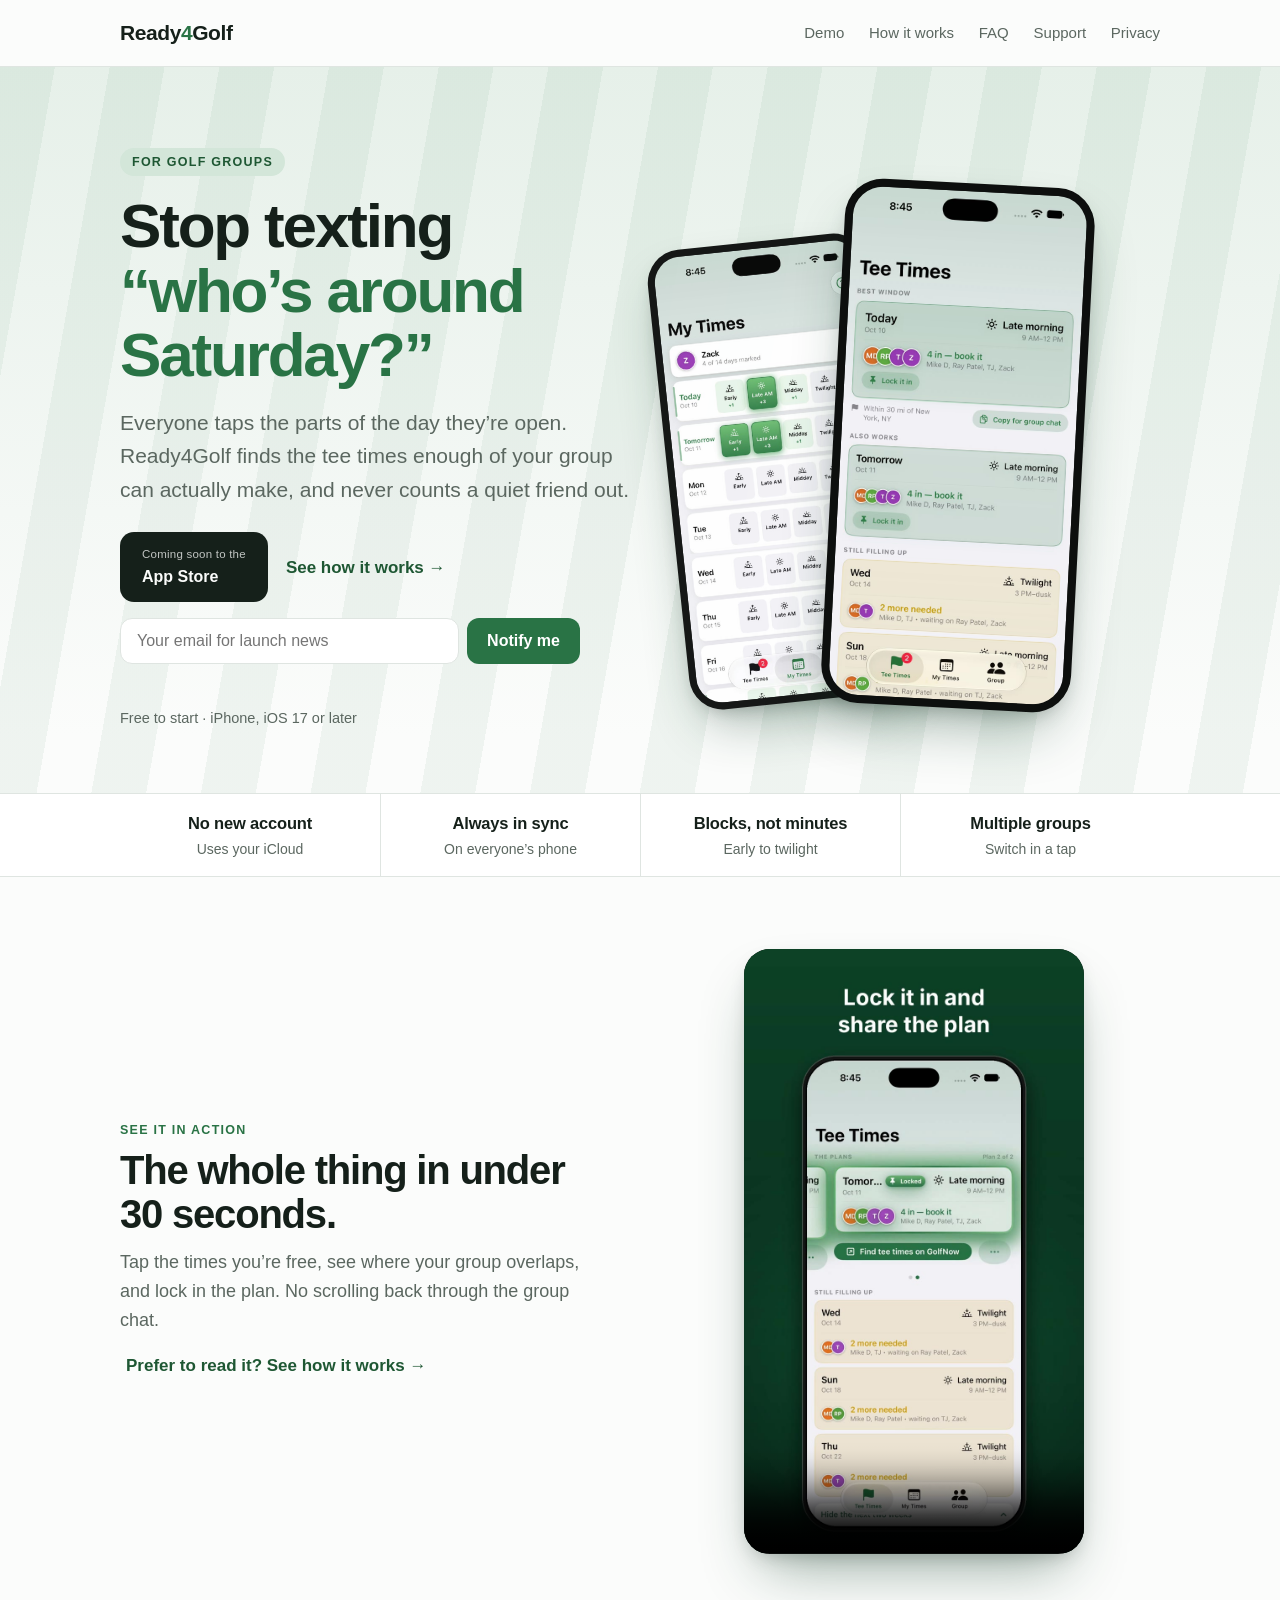
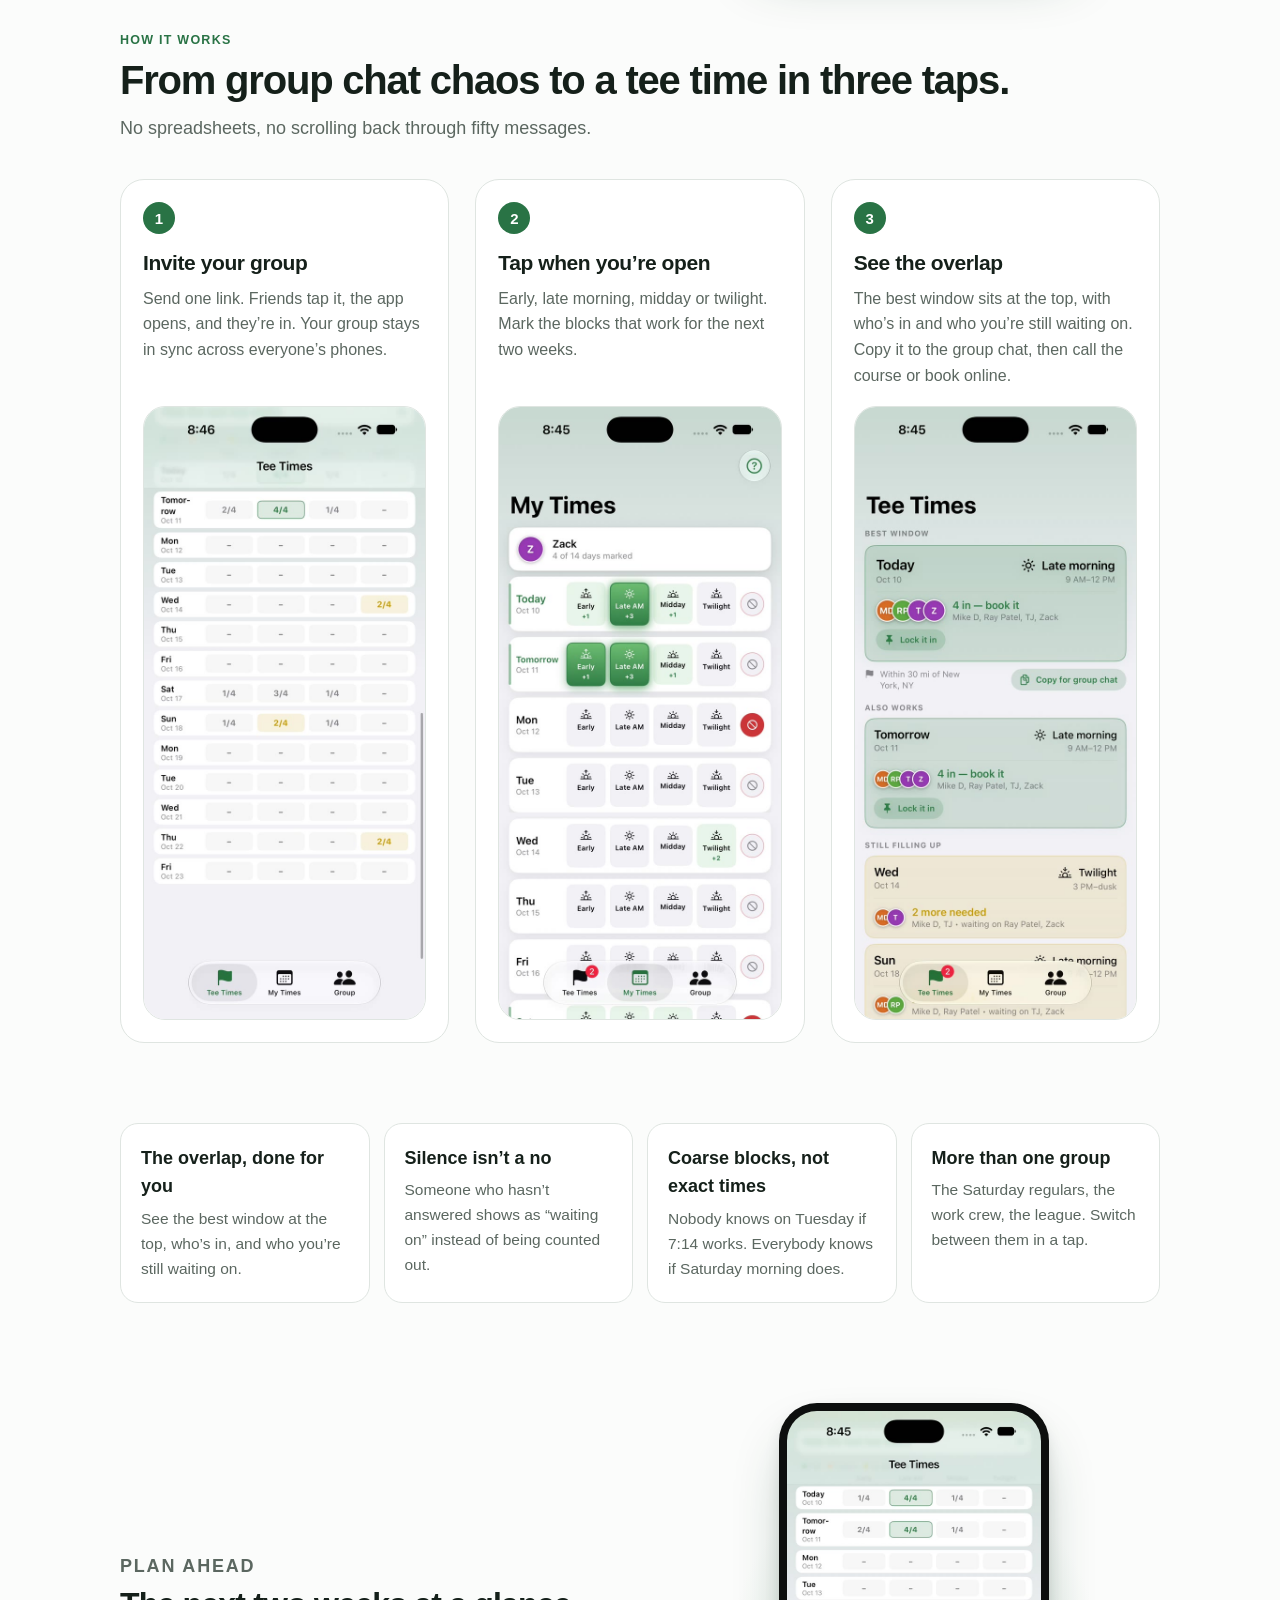
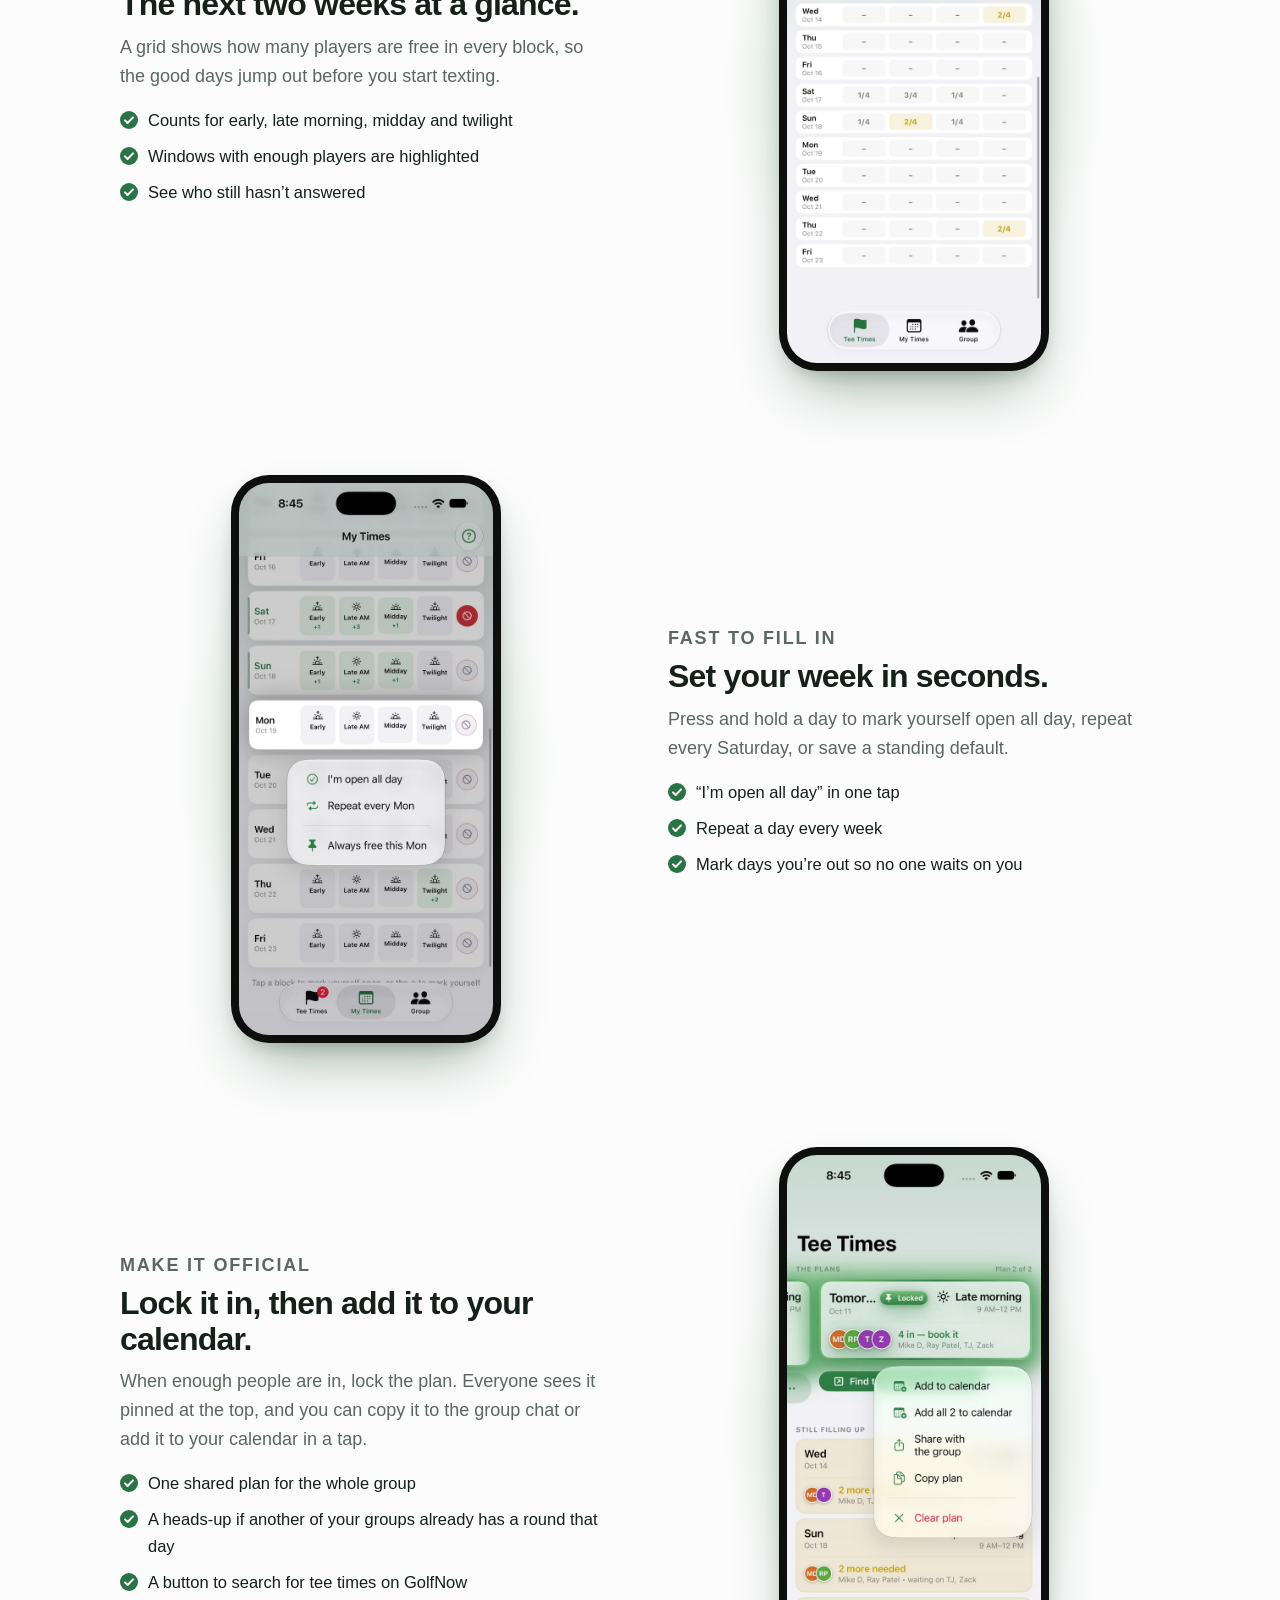
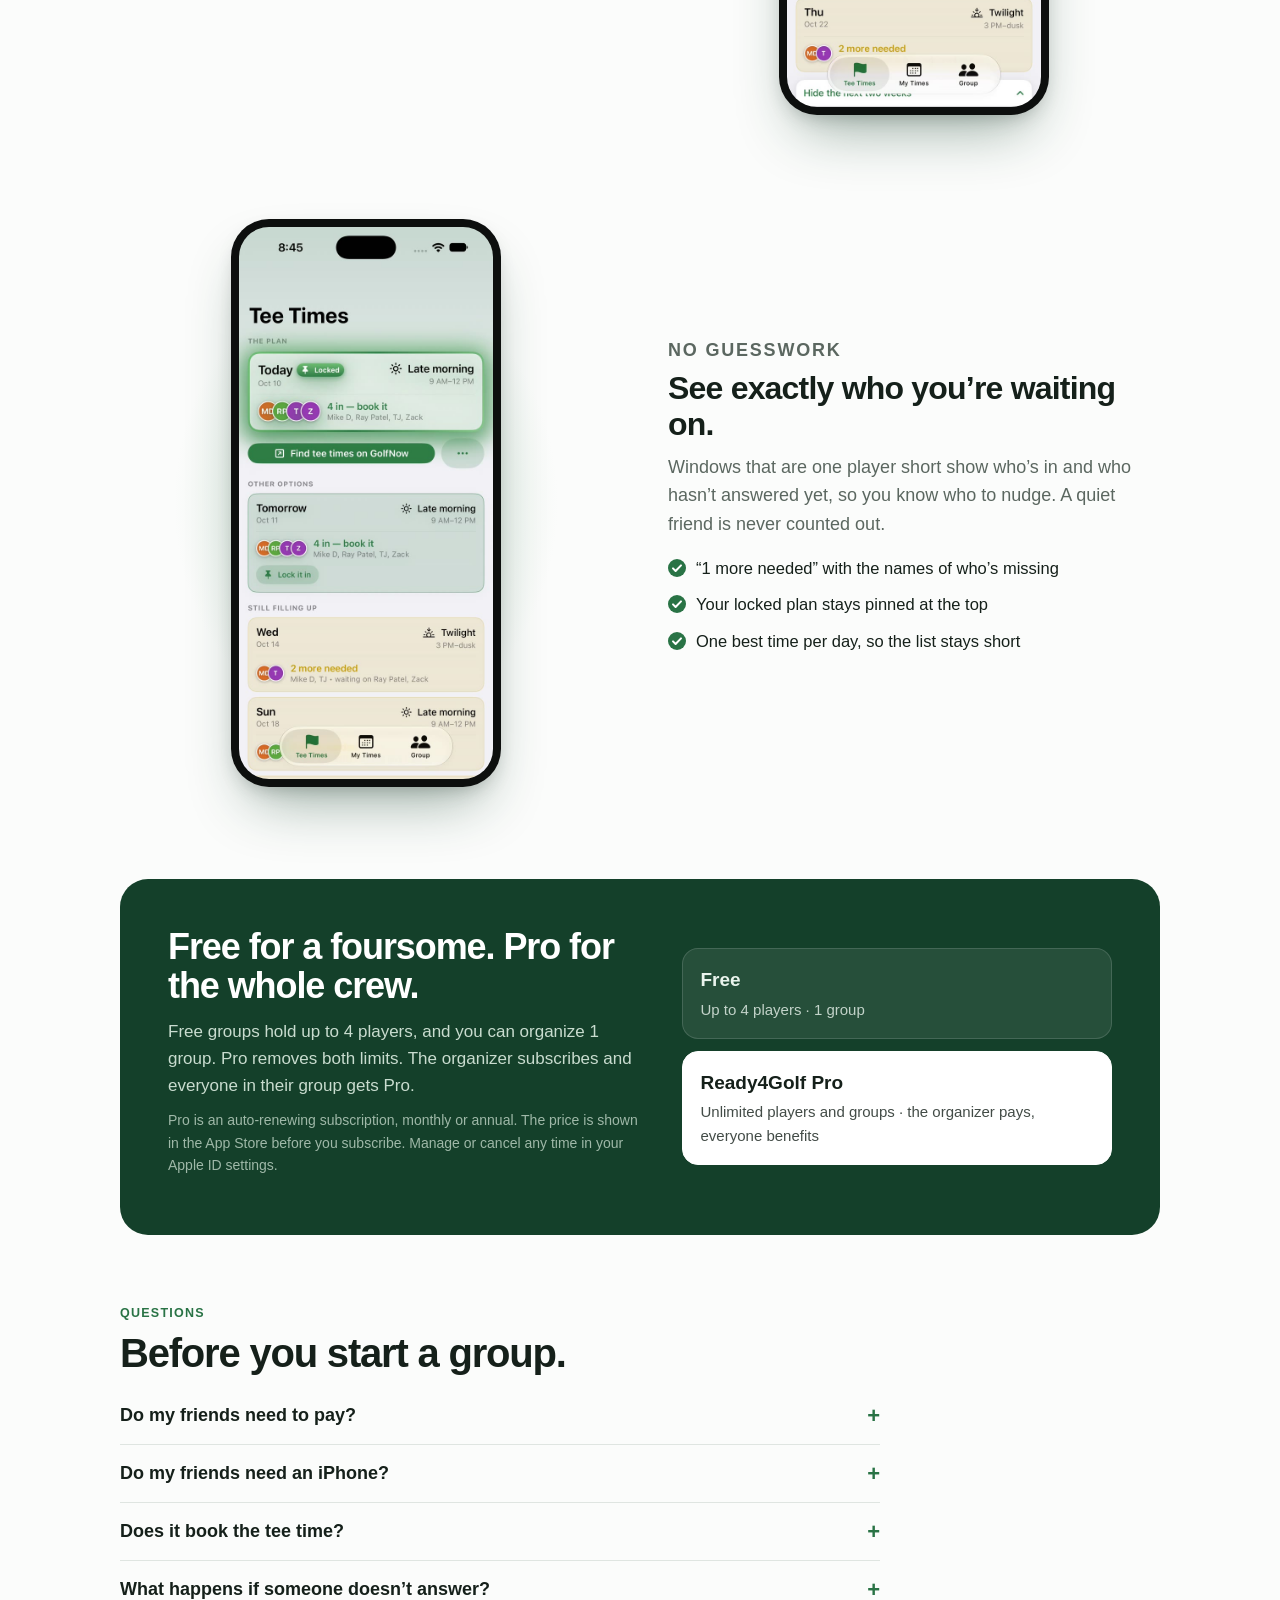
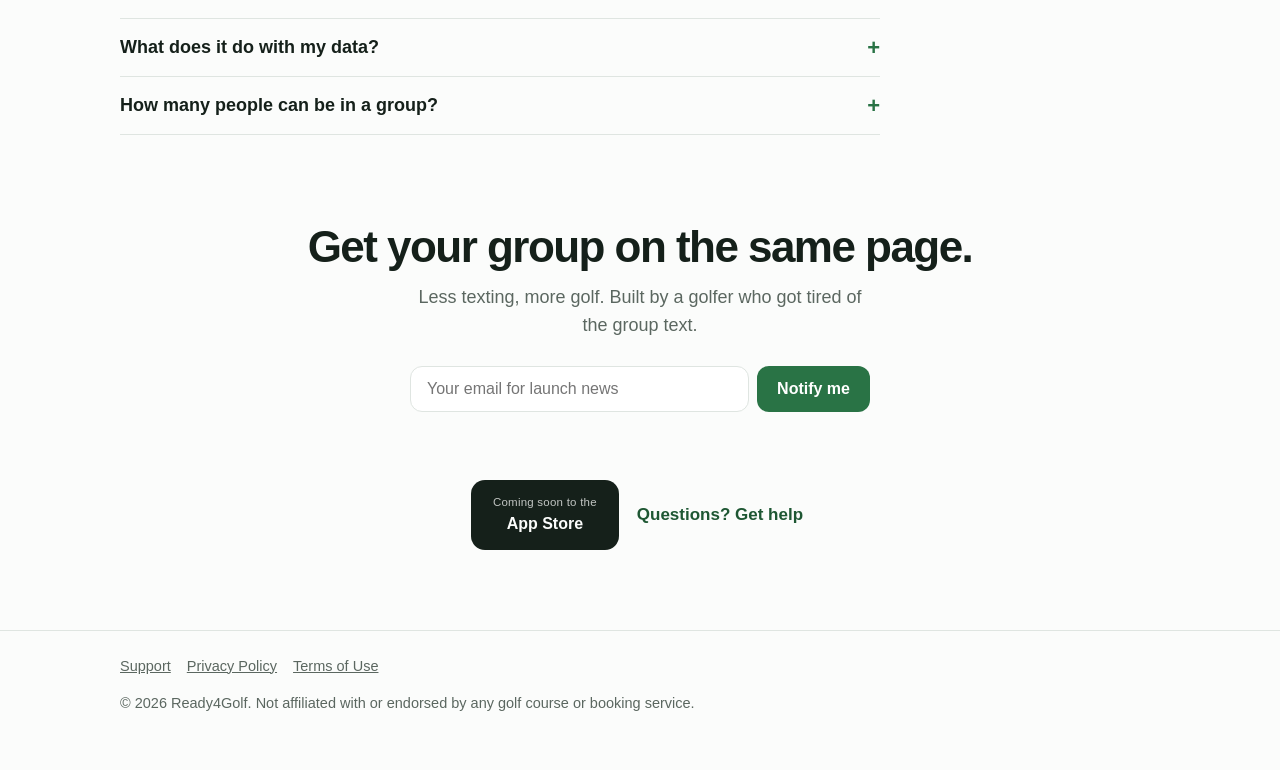
<file: index.html>
<!doctype html>
<html lang="en">
<head>
<meta charset="utf-8">
<meta name="viewport" content="width=device-width, initial-scale=1">
<title>Ready4Golf – find the tee time your group can make</title>
<meta name="description" content="Stop texting “who’s around Saturday?” Everyone taps their open times and Ready4Golf shows when enough of your group can play. Free for iPhone.">
<meta property="og:title" content="Ready4Golf – find the tee time your group can make">
<meta property="og:description" content="Everyone taps the parts of the day they’re open. Ready4Golf finds the tee times enough of your group can actually make.">
<meta property="og:type" content="website">
<meta property="og:url" content="https://zacharyburnside.github.io/ready4golf/">
<meta property="og:image" content="https://zacharyburnside.github.io/ready4golf/img/screenshot_01.jpg">
<meta name="twitter:card" content="summary_large_image">
<link rel="canonical" href="https://zacharyburnside.github.io/ready4golf/">
<link rel="icon" type="image/png" sizes="32x32" href="img/favicon-32.png">
<link rel="icon" type="image/png" sizes="64x64" href="img/favicon.png">
<link rel="apple-touch-icon" href="img/apple-touch-icon.png">
<!-- When the app is live, add: <meta name="apple-itunes-app" content="app-id=YOUR_APP_ID"> -->
<meta name="theme-color" content="#297345">
<link rel="stylesheet" href="style.css">
</head>
<body>
<header class="site">
  <div class="wide">
    <a class="brand" href="index.html">Ready<span>4</span>Golf</a>
    <nav>
      <a href="#demo">Demo</a>
      <a href="#how">How it works</a>
      <a href="#faq">FAQ</a>
      <a href="support.html">Support</a>
      <a href="privacy.html">Privacy</a>
    </nav>
  </div>
</header>

<main>
  <div class="hero-band">
    <div class="wide hero-grid">
      <div class="hero-copy">
        <span class="eyebrow">For golf groups</span>
        <h1>Stop texting <em>“who’s around Saturday?”</em></h1>
        <p class="lead">Everyone taps the parts of the day they’re open. Ready4Golf finds the tee times enough of your group can actually make, and never counts a quiet friend out.</p>
        <div class="cta-row">
          <!-- When the app is live, turn this into a link to the App Store page: <a class="cta" href="YOUR_APP_STORE_URL"> -->
          <span class="cta soon"><span><small>Coming soon to the</small>App Store</span></span>
          <a class="ghost" href="#how">See how it works →</a>
        </div>
        <form class="waitlist" data-waitlist novalidate>
          <label for="wl-email" class="sr">Email address</label>
          <input id="wl-email" type="email" name="email" placeholder="Your email for launch news" autocomplete="email" required>
          <button type="submit">Notify me</button>
          <p class="wl-msg" role="status" aria-live="polite"></p>
        </form>
        <p class="cta-note">Free to start · iPhone, iOS 17 or later</p>
      </div>
      <div class="phones" aria-label="App screenshots">
        <div class="phone back"><img src="img/screenshot_02.jpg" alt="My Times screen with open blocks for each day"></div>
        <div class="phone front"><img src="img/screenshot_01.jpg" alt="Tee Times screen showing the best window for the group"></div>
      </div>
    </div>
  </div>

  <div class="strip">
    <div class="wide">
      <div class="proof"><b>No new account</b><span>Uses your iCloud</span></div>
      <div class="proof"><b>Always in sync</b><span>On everyone’s phone</span></div>
      <div class="proof"><b>Blocks, not minutes</b><span>Early to twilight</span></div>
      <div class="proof"><b>Multiple groups</b><span>Switch in a tap</span></div>
    </div>
  </div>

  <section class="block wide demo" id="demo">
    <div class="demo-grid">
      <div class="demo-copy">
        <p class="kicker">See it in action</p>
        <h2 class="section-title">The whole thing in under 30 seconds.</h2>
        <p class="section-sub">Tap the times you’re free, see where your group overlaps, and lock in the plan. No scrolling back through the group chat.</p>
        <a class="ghost" href="#how">Prefer to read it? See how it works →</a>
      </div>
      <div class="demo-media">
        <video controls playsinline preload="metadata" poster="img/demo-poster-v3.jpg" aria-label="Ready4Golf demo: tap your open times, see the best window, lock in the plan and share it, then switch between groups">
          <source src="video/ready4golf-demo.mp4" type="video/mp4">
          Your browser can’t play this video. <a href="video/ready4golf-demo.mp4">Download the demo</a>.
        </video>
      </div>
    </div>
  </section>

  <section class="block wide" id="how">
    <p class="kicker">How it works</p>
    <h2 class="section-title">From group chat chaos to a tee time in three taps.</h2>
    <p class="section-sub">No spreadsheets, no scrolling back through fifty messages.</p>
    <div class="steps">
      <div class="step">
        <span class="num">1</span>
        <h3>Invite your group</h3>
        <p>Send one link. Friends tap it, the app opens, and they’re in. Your group stays in sync across everyone’s phones.</p>
        <div class="shot"><img src="img/screenshot_05.jpg" alt="Group screen with the player roster, an add-a-player button and a group switcher"></div>
      </div>
      <div class="step">
        <span class="num">2</span>
        <h3>Tap when you’re open</h3>
        <p>Early, late morning, midday or twilight. Mark the blocks that work for the next two weeks.</p>
        <div class="shot"><img src="img/screenshot_02.jpg" alt="My Times screen with open blocks for each day"></div>
      </div>
      <div class="step">
        <span class="num">3</span>
        <h3>See the overlap</h3>
        <p>The best window sits at the top, with who’s in and who you’re still waiting on. Copy it to the group chat, then call the course or book online.</p>
        <div class="shot"><img src="img/screenshot_01.jpg" alt="Tee Times screen showing the best window for the group"></div>
      </div>
    </div>
  </section>

  <section class="block wide">
    <div class="cards four">
      <div class="card"><h3>The overlap, done for you</h3><p>See the best window at the top, who’s in, and who you’re still waiting on.</p></div>
      <div class="card"><h3>Silence isn’t a no</h3><p>Someone who hasn’t answered shows as “waiting on” instead of being counted out.</p></div>
      <div class="card"><h3>Coarse blocks, not exact times</h3><p>Nobody knows on Tuesday if 7:14 works. Everybody knows if Saturday morning does.</p></div>
      <div class="card"><h3>More than one group</h3><p>The Saturday regulars, the work crew, the league. Switch between them in a tap.</p></div>
    </div>
  </section>

  <section class="wide">
    <div class="feature flip">
      <div class="feature-media"><div class="phone"><img src="img/screenshot_03.jpg" alt="Two-week grid of how many players are free"></div></div>
      <div>
        <p class="kicker">Plan ahead</p>
        <h3>The next two weeks at a glance.</h3>
        <p>A grid shows how many players are free in every block, so the good days jump out before you start texting.</p>
        <ul>
          <li>Counts for early, late morning, midday and twilight</li>
          <li>Windows with enough players are highlighted</li>
          <li>See who still hasn’t answered</li>
        </ul>
      </div>
    </div>
    <div class="feature">
      <div class="feature-media"><div class="phone"><img src="img/screenshot_04.jpg" alt="Long-press menu to mark yourself open all day or repeat every week"></div></div>
      <div>
        <p class="kicker">Fast to fill in</p>
        <h3>Set your week in seconds.</h3>
        <p>Press and hold a day to mark yourself open all day, repeat every Saturday, or save a standing default.</p>
        <ul>
          <li>“I’m open all day” in one tap</li>
          <li>Repeat a day every week</li>
          <li>Mark days you’re out so no one waits on you</li>
        </ul>
      </div>
    </div>
    <div class="feature flip">
      <div class="feature-media"><div class="phone"><img src="img/screenshot_07.jpg" alt="Plan menu with add to calendar, share with the group, copy plan and clear plan"></div></div>
      <div>
        <p class="kicker">Make it official</p>
        <h3>Lock it in, then add it to your calendar.</h3>
        <p>When enough people are in, lock the plan. Everyone sees it pinned at the top, and you can copy it to the group chat or add it to your calendar in a tap.</p>
        <ul>
          <li>One shared plan for the whole group</li>
          <li>A heads-up if another of your groups already has a round that day</li>
          <li>A button to search for tee times on GolfNow</li>
        </ul>
      </div>
    </div>
    <div class="feature">
      <div class="feature-media"><div class="phone"><img src="img/screenshot_08.jpg" alt="Tee Times screen with a glowing locked plan, a GolfNow search button and windows still filling up"></div></div>
      <div>
        <p class="kicker">No guesswork</p>
        <h3>See exactly who you’re waiting on.</h3>
        <p>Windows that are one player short show who’s in and who hasn’t answered yet, so you know who to nudge. A quiet friend is never counted out.</p>
        <ul>
          <li>“1 more needed” with the names of who’s missing</li>
          <li>Your locked plan stays pinned at the top</li>
          <li>One best time per day, so the list stays short</li>
        </ul>
      </div>
    </div>
  </section>

  <section class="wide">
    <div class="pricing">
      <div>
        <h2>Free for a foursome. Pro for the whole crew.</h2>
        <p>Free groups hold up to 4 players, and you can organize 1 group. Pro removes both limits. The organizer subscribes and everyone in their group gets Pro.</p>
        <p class="small">Pro is an auto-renewing subscription, monthly or annual. The price is shown in the App Store before you subscribe. Manage or cancel any time in your Apple ID settings.</p>
      </div>
      <div class="tiers">
        <div class="tier"><h3>Free</h3><p>Up to 4 players · 1 group</p></div>
        <div class="tier pro"><h3>Ready4Golf Pro</h3><p>Unlimited players and groups · the organizer pays, everyone benefits</p></div>
      </div>
    </div>
  </section>

  <section class="block wide" id="faq">
    <p class="kicker">Questions</p>
    <h2 class="section-title">Before you start a group.</h2>
    <div class="faq">
      <details><summary>Do my friends need to pay?</summary><p>No. Only the organizer subscribes to Pro, and everyone in that organizer’s group gets it. Friends can always join free groups.</p></details>
      <details><summary>Do my friends need an iPhone?</summary><p>Yes. Ready4Golf is an iPhone app (iOS 17 or later) and there is no Android version yet. Everyone in the group needs an iPhone and to be signed in to iCloud.</p></details>
      <details><summary>Does it book the tee time?</summary><p>No. It finds when enough of your group can play. Then you call the course or book online. A button on the plan opens GolfNow to help you search.</p></details>
      <details><summary>What happens if someone doesn’t answer?</summary><p>They show as “waiting on” and are not counted out, so a quiet friend never kills the plan by accident.</p></details>
      <details><summary>What does it do with my data?</summary><p>Your group lives in your own iCloud, shared only with the people you invite. There is no Ready4Golf account or ad tracking. See the <a href="privacy.html">privacy policy</a>.</p></details>
      <details><summary>How many people can be in a group?</summary><p>Free groups hold up to 4 players and you can organize 1 group. Pro removes both limits.</p></details>
    </div>
  </section>

  <section class="final">
    <h2>Get your group on the same page.</h2>
    <p>Less texting, more golf. Built by a golfer who got tired of the group text.</p>
    <form class="waitlist" data-waitlist novalidate>
      <label for="wl-email-2" class="sr">Email address</label>
      <input id="wl-email-2" type="email" name="email" placeholder="Your email for launch news" autocomplete="email" required>
      <button type="submit">Notify me</button>
      <p class="wl-msg" role="status" aria-live="polite"></p>
    </form>
    <div class="cta-row">
      <span class="cta soon"><span><small>Coming soon to the</small>App Store</span></span>
      <a class="ghost" href="support.html">Questions? Get help</a>
    </div>
  </section>
</main>

<footer class="site">
  <div class="wide">
    <a href="support.html">Support</a><a href="privacy.html">Privacy Policy</a><a href="https://www.apple.com/legal/internet-services/itunes/dev/stdeula/">Terms of Use</a>
    <p>© 2026 Ready4Golf. Not affiliated with or endorsed by any golf course or booking service.</p>
  </div>
</footer>
<script>
// Waitlist: set WAITLIST_ENDPOINT to a Formspree/Tally/Google Form POST URL to
// collect emails in a form service. Until then it opens a pre-filled email.
const WAITLIST_ENDPOINT = "";
const WAITLIST_FALLBACK_EMAIL = "support.fore@gmail.com";
document.querySelectorAll("[data-waitlist]").forEach(function (form) {
  form.addEventListener("submit", async function (e) {
    e.preventDefault();
    const input = form.querySelector("input[type=email]");
    const msg = form.querySelector(".wl-msg");
    const email = (input.value || "").trim();
    if (!/^[^@\s]+@[^@\s]+\.[^@\s]+$/.test(email)) { msg.textContent = "Please enter a valid email."; return; }
    if (WAITLIST_ENDPOINT) {
      try {
        const r = await fetch(WAITLIST_ENDPOINT, { method: "POST", headers: { "Content-Type": "application/json", "Accept": "application/json" }, body: JSON.stringify({ email: email }) });
        if (!r.ok) throw new Error("bad status");
        msg.textContent = "Thanks! We’ll email you when it’s live.";
        input.value = "";
      } catch (err) { msg.textContent = "Couldn’t send that. Please try again."; }
    } else {
      window.location.href = "mailto:" + WAITLIST_FALLBACK_EMAIL + "?subject=" + encodeURIComponent("Notify me when Ready4Golf launches") + "&body=" + encodeURIComponent("Please add me to the launch list: " + email);
      msg.textContent = "Your email app should open. Just press send.";
    }
  });
});
</script>
</body>
</html>
</file>
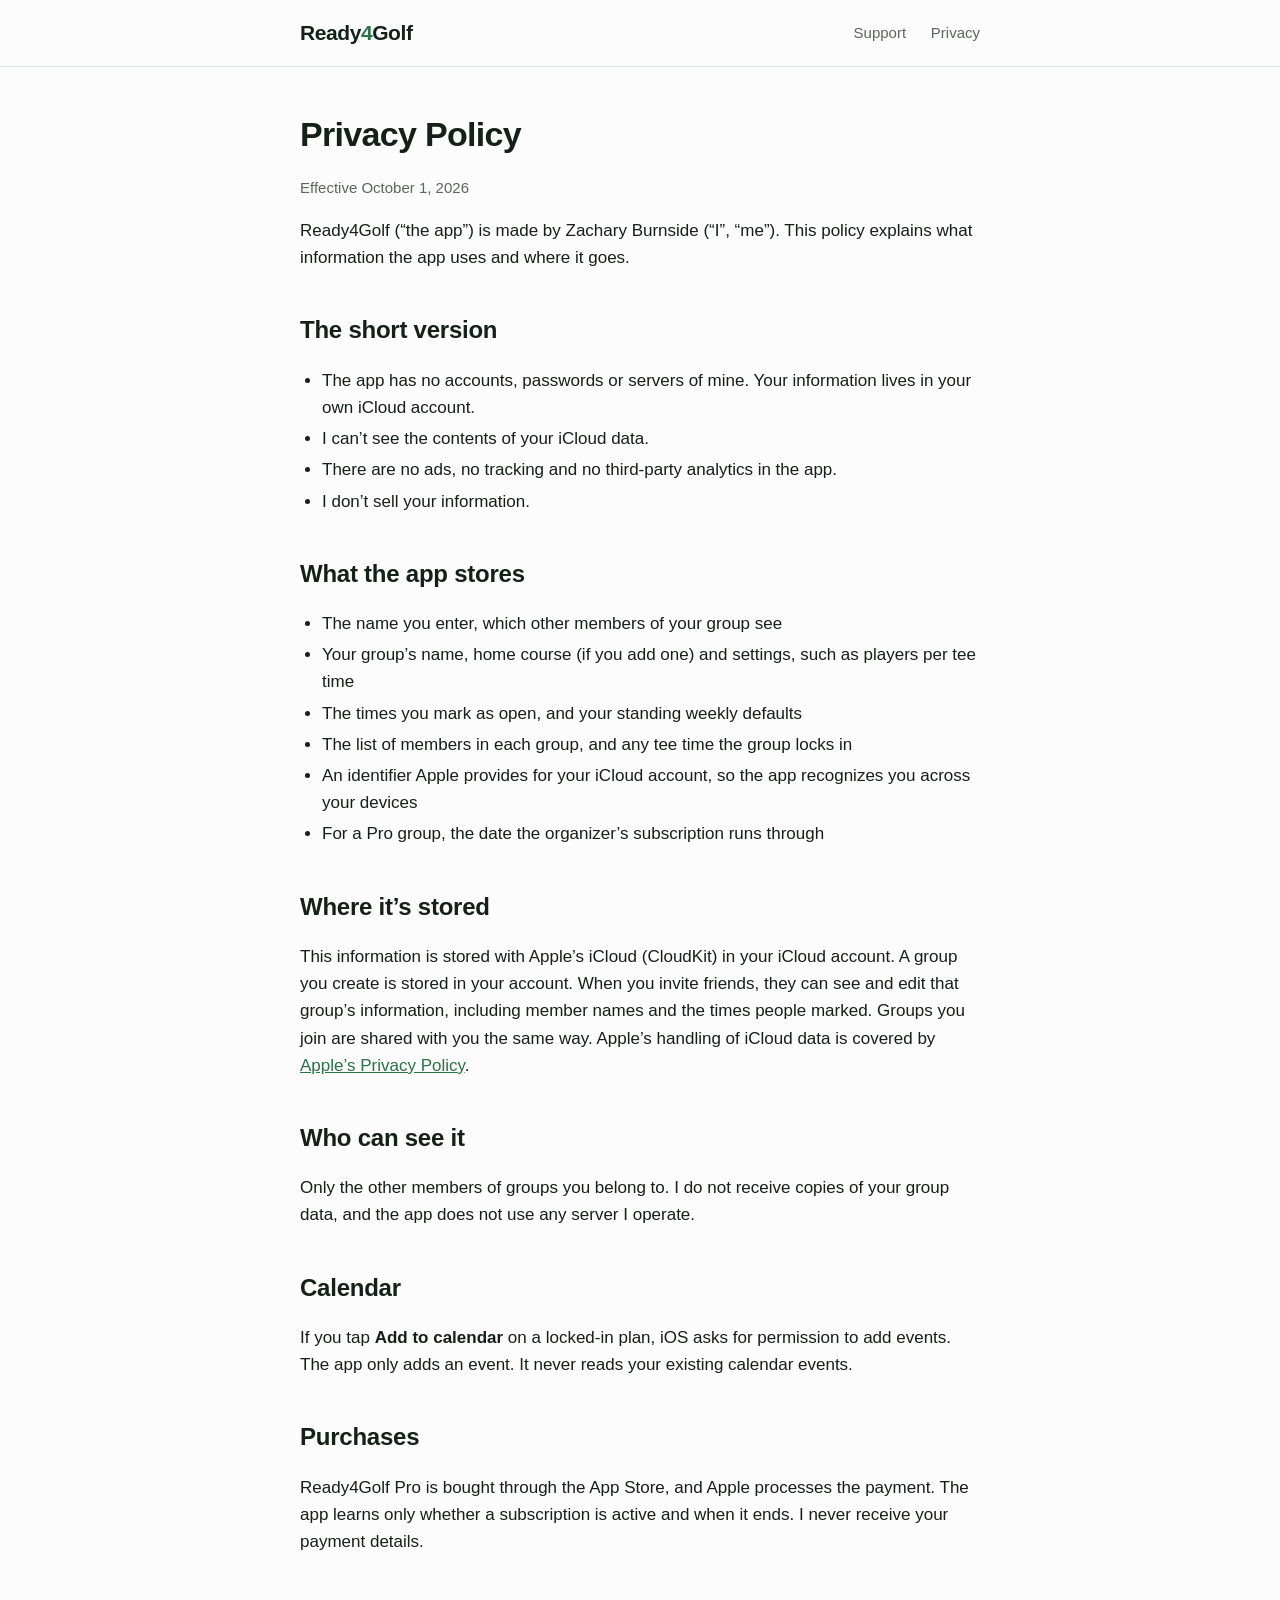
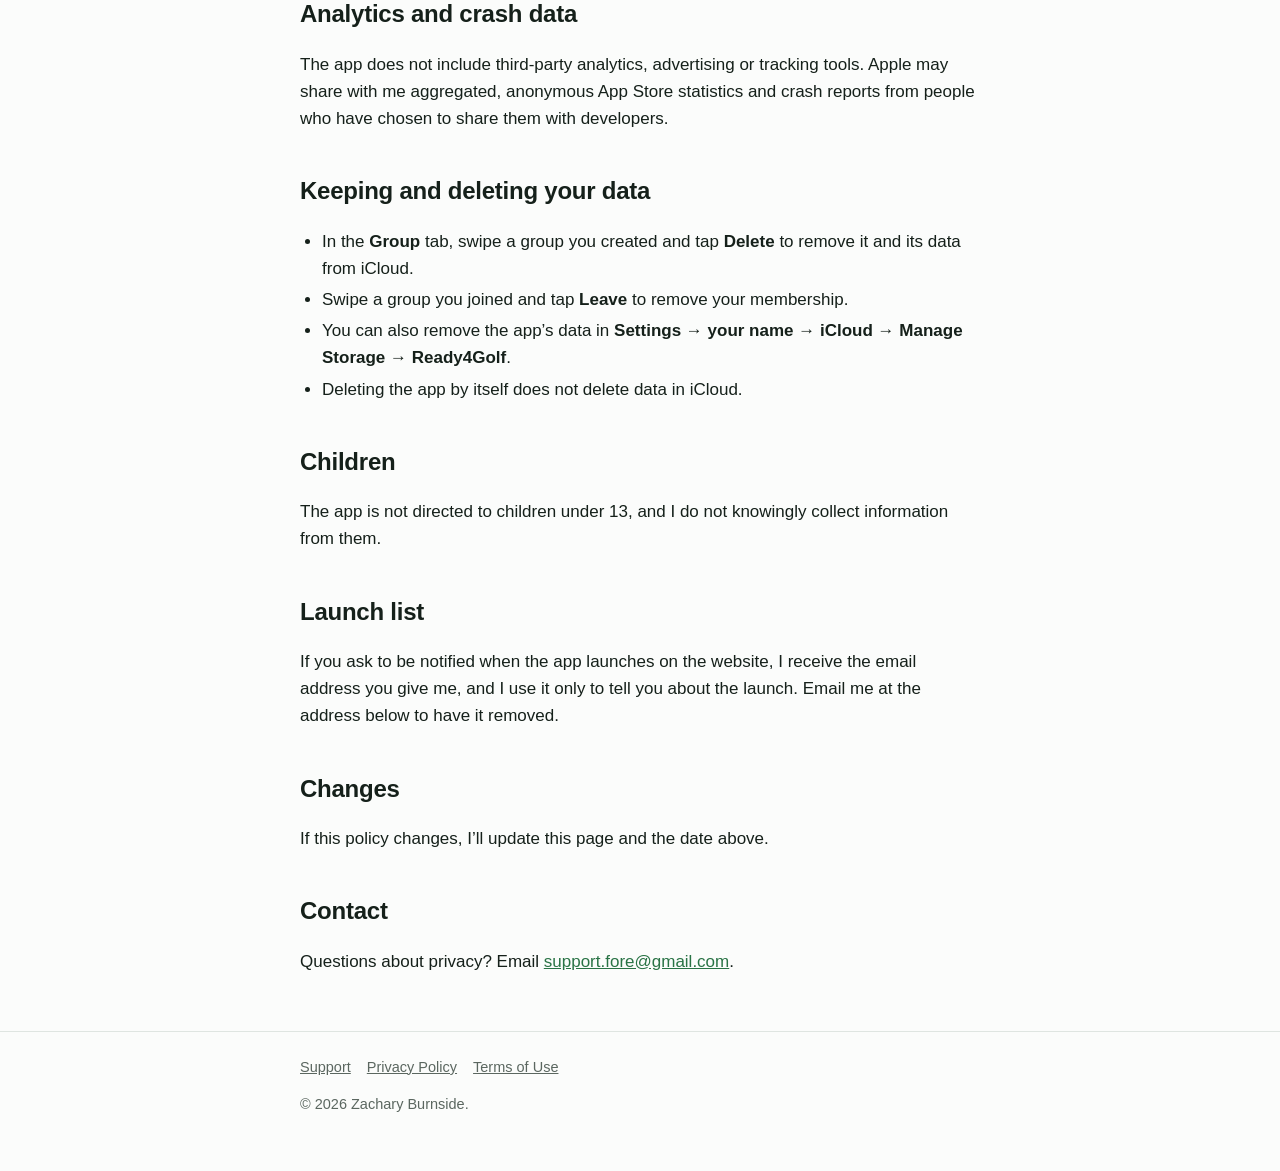
<file: privacy.html>
<!doctype html>
<html lang="en">
<head>
<meta charset="utf-8">
<meta name="viewport" content="width=device-width, initial-scale=1">
<title>Ready4Golf Privacy Policy</title>
<meta name="description" content="How Ready4Golf handles your information.">
<link rel="stylesheet" href="style.css">
</head>
<body>
<header class="site">
  <div class="wrap">
    <a class="brand" href="index.html">Ready<span>4</span>Golf</a>
    <nav>
      <a href="support.html">Support</a>
      <a href="privacy.html">Privacy</a>
    </nav>
  </div>
</header>

<main class="wrap">
  <h1 style="font-size:34px;letter-spacing:-0.02em;margin:40px 0 6px;">Privacy Policy</h1>
  <p class="muted">Effective October 1, 2026</p>

  <p>Ready4Golf (“the app”) is made by Zachary Burnside (“I”, “me”). This policy explains what information the app uses and where it goes.</p>

  <h2>The short version</h2>
  <ul>
    <li>The app has no accounts, passwords or servers of mine. Your information lives in your own iCloud account.</li>
    <li>I can’t see the contents of your iCloud data.</li>
    <li>There are no ads, no tracking and no third-party analytics in the app.</li>
    <li>I don’t sell your information.</li>
  </ul>

  <h2>What the app stores</h2>
  <ul>
    <li>The name you enter, which other members of your group see</li>
    <li>Your group’s name, home course (if you add one) and settings, such as players per tee time</li>
    <li>The times you mark as open, and your standing weekly defaults</li>
    <li>The list of members in each group, and any tee time the group locks in</li>
    <li>An identifier Apple provides for your iCloud account, so the app recognizes you across your devices</li>
    <li>For a Pro group, the date the organizer’s subscription runs through</li>
  </ul>

  <h2>Where it’s stored</h2>
  <p>This information is stored with Apple’s iCloud (CloudKit) in your iCloud account. A group you create is stored in your account. When you invite friends, they can see and edit that group’s information, including member names and the times people marked. Groups you join are shared with you the same way. Apple’s handling of iCloud data is covered by <a href="https://www.apple.com/legal/privacy/">Apple’s Privacy Policy</a>.</p>

  <h2>Who can see it</h2>
  <p>Only the other members of groups you belong to. I do not receive copies of your group data, and the app does not use any server I operate.</p>

  <h2>Calendar</h2>
  <p>If you tap <strong>Add to calendar</strong> on a locked-in plan, iOS asks for permission to add events. The app only adds an event. It never reads your existing calendar events.</p>

  <h2>Purchases</h2>
  <p>Ready4Golf Pro is bought through the App Store, and Apple processes the payment. The app learns only whether a subscription is active and when it ends. I never receive your payment details.</p>

  <h2>Analytics and crash data</h2>
  <p>The app does not include third-party analytics, advertising or tracking tools. Apple may share with me aggregated, anonymous App Store statistics and crash reports from people who have chosen to share them with developers.</p>

  <h2>Keeping and deleting your data</h2>
  <ul>
    <li>In the <strong>Group</strong> tab, swipe a group you created and tap <strong>Delete</strong> to remove it and its data from iCloud.</li>
    <li>Swipe a group you joined and tap <strong>Leave</strong> to remove your membership.</li>
    <li>You can also remove the app’s data in <strong>Settings → your name → iCloud → Manage Storage → Ready4Golf</strong>.</li>
    <li>Deleting the app by itself does not delete data in iCloud.</li>
  </ul>

  <h2>Children</h2>
  <p>The app is not directed to children under 13, and I do not knowingly collect information from them.</p>

    <h2>Launch list</h2>
  <p>If you ask to be notified when the app launches on the website, I receive the email address you give me, and I use it only to tell you about the launch. Email me at the address below to have it removed.</p>

<h2>Changes</h2>
  <p>If this policy changes, I’ll update this page and the date above.</p>

  <h2>Contact</h2>
  <p>Questions about privacy? Email <a href="mailto:support.fore@gmail.com">support.fore@gmail.com</a>.</p>
</main>

<footer class="site">
  <div class="wrap">
    <a href="support.html">Support</a><a href="privacy.html">Privacy Policy</a><a href="https://www.apple.com/legal/internet-services/itunes/dev/stdeula/">Terms of Use</a>
    <p>© 2026 Zachary Burnside.</p>
  </div>
</footer>
</body>
</html>
</file>
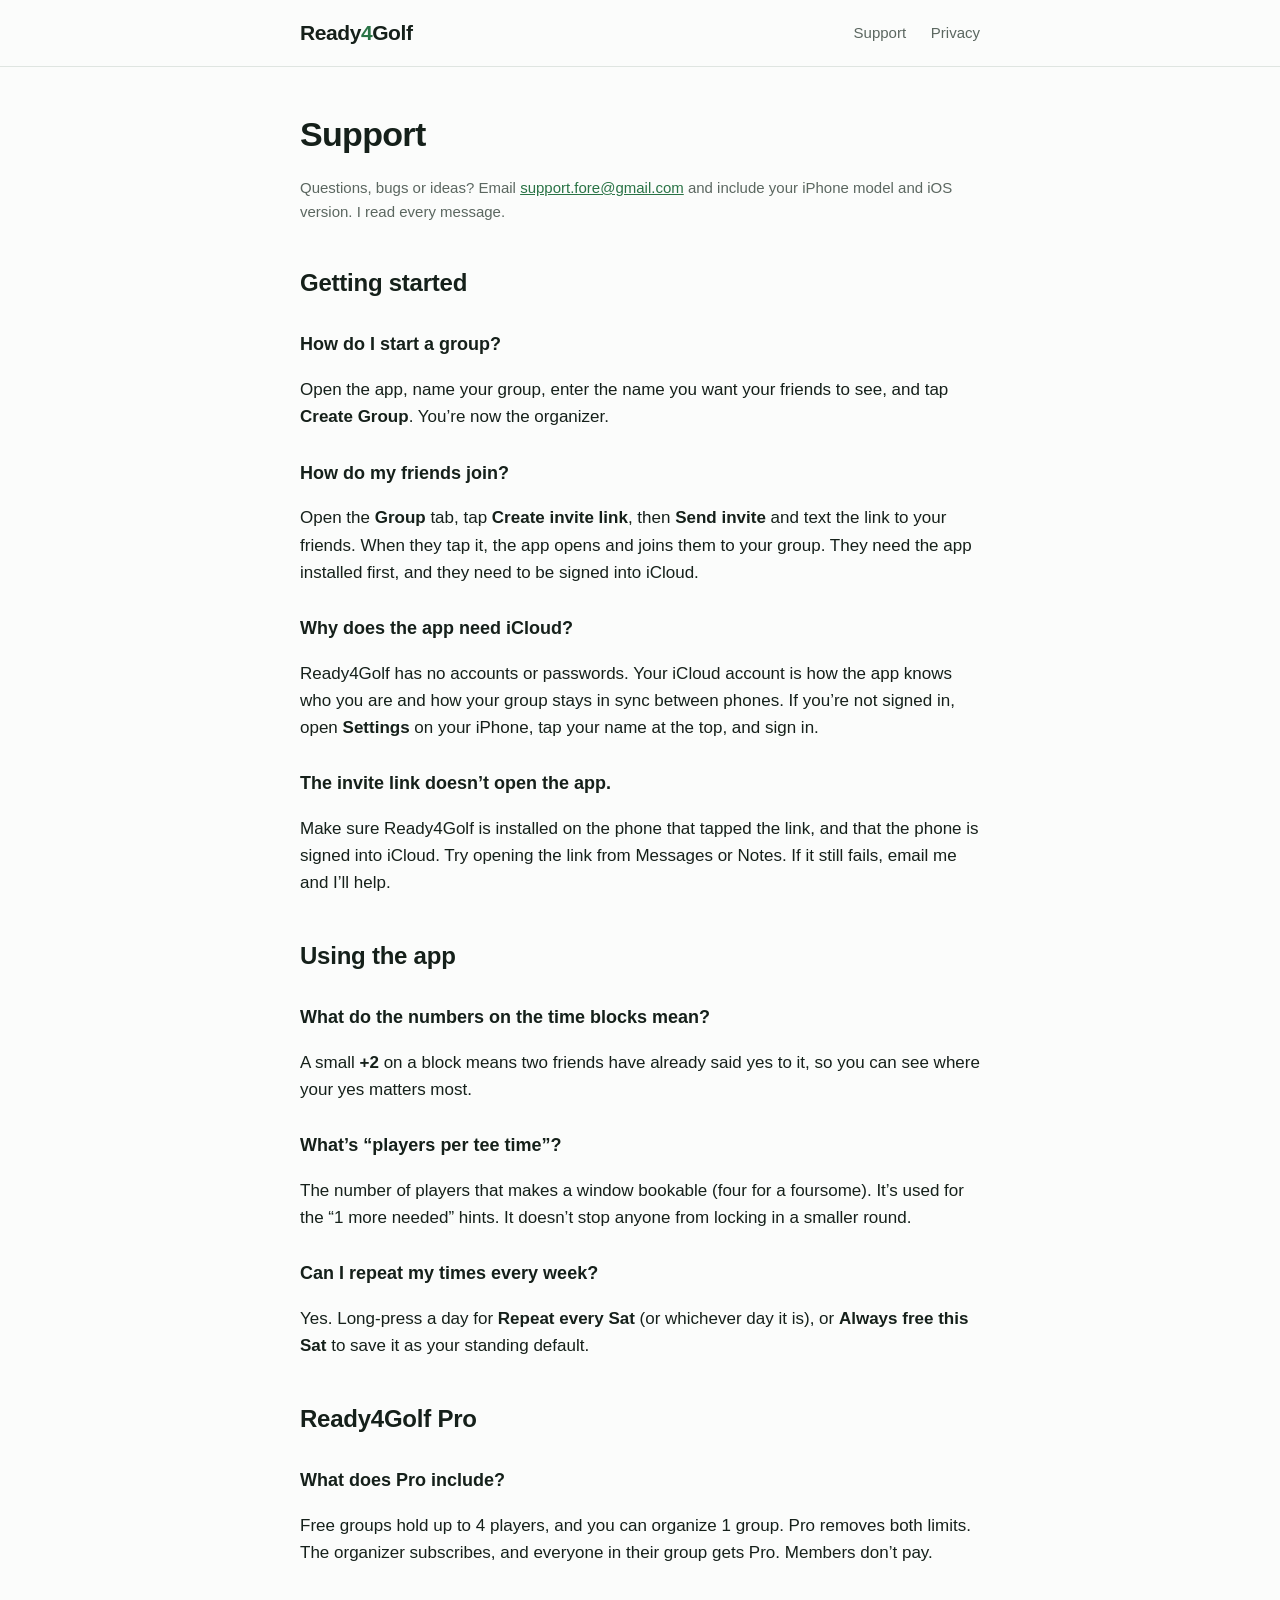
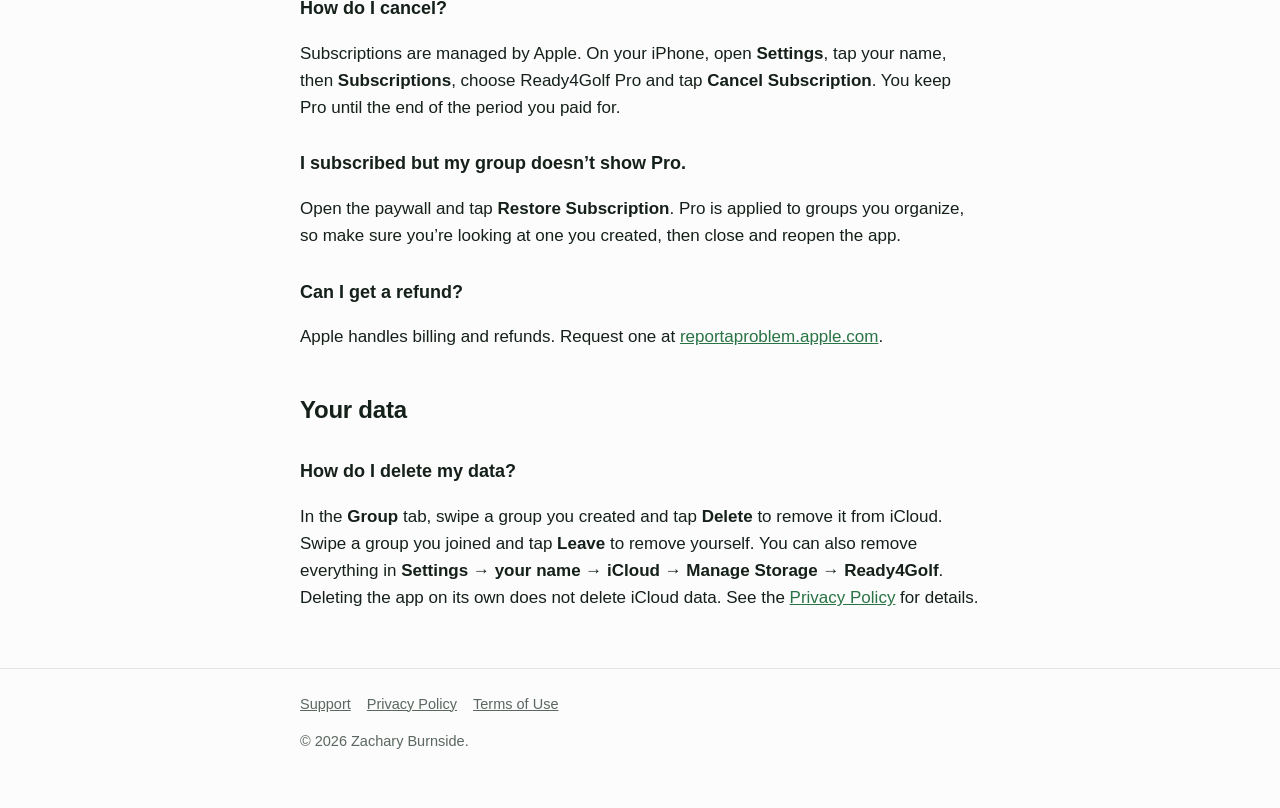
<file: support.html>
<!doctype html>
<html lang="en">
<head>
<meta charset="utf-8">
<meta name="viewport" content="width=device-width, initial-scale=1">
<title>Ready4Golf Support</title>
<meta name="description" content="Help for Ready4Golf: joining a group, inviting friends, subscriptions and contacting support.">
<link rel="stylesheet" href="style.css">
</head>
<body>
<header class="site">
  <div class="wrap">
    <a class="brand" href="index.html">Ready<span>4</span>Golf</a>
    <nav>
      <a href="support.html">Support</a>
      <a href="privacy.html">Privacy</a>
    </nav>
  </div>
</header>

<main class="wrap">
  <h1 style="font-size:34px;letter-spacing:-0.02em;margin:40px 0 6px;">Support</h1>
  <p class="muted">Questions, bugs or ideas? Email <a href="mailto:support.fore@gmail.com">support.fore@gmail.com</a> and include your iPhone model and iOS version. I read every message.</p>

  <h2>Getting started</h2>
  <h3>How do I start a group?</h3>
  <p>Open the app, name your group, enter the name you want your friends to see, and tap <strong>Create Group</strong>. You’re now the organizer.</p>

  <h3>How do my friends join?</h3>
  <p>Open the <strong>Group</strong> tab, tap <strong>Create invite link</strong>, then <strong>Send invite</strong> and text the link to your friends. When they tap it, the app opens and joins them to your group. They need the app installed first, and they need to be signed into iCloud.</p>

  <h3>Why does the app need iCloud?</h3>
  <p>Ready4Golf has no accounts or passwords. Your iCloud account is how the app knows who you are and how your group stays in sync between phones. If you’re not signed in, open <strong>Settings</strong> on your iPhone, tap your name at the top, and sign in.</p>

  <h3>The invite link doesn’t open the app.</h3>
  <p>Make sure Ready4Golf is installed on the phone that tapped the link, and that the phone is signed into iCloud. Try opening the link from Messages or Notes. If it still fails, email me and I’ll help.</p>

  <h2>Using the app</h2>
  <h3>What do the numbers on the time blocks mean?</h3>
  <p>A small <strong>+2</strong> on a block means two friends have already said yes to it, so you can see where your yes matters most.</p>

  <h3>What’s “players per tee time”?</h3>
  <p>The number of players that makes a window bookable (four for a foursome). It’s used for the “1 more needed” hints. It doesn’t stop anyone from locking in a smaller round.</p>

  <h3>Can I repeat my times every week?</h3>
  <p>Yes. Long-press a day for <strong>Repeat every Sat</strong> (or whichever day it is), or <strong>Always free this Sat</strong> to save it as your standing default.</p>

  <h2>Ready4Golf Pro</h2>
  <h3>What does Pro include?</h3>
  <p>Free groups hold up to 4 players, and you can organize 1 group. Pro removes both limits. The organizer subscribes, and everyone in their group gets Pro. Members don’t pay.</p>

  <h3>How do I cancel?</h3>
  <p>Subscriptions are managed by Apple. On your iPhone, open <strong>Settings</strong>, tap your name, then <strong>Subscriptions</strong>, choose Ready4Golf Pro and tap <strong>Cancel Subscription</strong>. You keep Pro until the end of the period you paid for.</p>

  <h3>I subscribed but my group doesn’t show Pro.</h3>
  <p>Open the paywall and tap <strong>Restore Subscription</strong>. Pro is applied to groups you organize, so make sure you’re looking at one you created, then close and reopen the app.</p>

  <h3>Can I get a refund?</h3>
  <p>Apple handles billing and refunds. Request one at <a href="https://reportaproblem.apple.com">reportaproblem.apple.com</a>.</p>

  <h2>Your data</h2>
  <h3>How do I delete my data?</h3>
  <p>In the <strong>Group</strong> tab, swipe a group you created and tap <strong>Delete</strong> to remove it from iCloud. Swipe a group you joined and tap <strong>Leave</strong> to remove yourself. You can also remove everything in <strong>Settings → your name → iCloud → Manage Storage → Ready4Golf</strong>. Deleting the app on its own does not delete iCloud data. See the <a href="privacy.html">Privacy Policy</a> for details.</p>
</main>

<footer class="site">
  <div class="wrap">
    <a href="support.html">Support</a><a href="privacy.html">Privacy Policy</a><a href="https://www.apple.com/legal/internet-services/itunes/dev/stdeula/">Terms of Use</a>
    <p>© 2026 Zachary Burnside.</p>
  </div>
</footer>
</body>
</html>
</file>
<file: style.css>
:root {
  --green: #297345;
  --green-dark: #1e5733;
  --green-deep: #14402a;
  --green-tint: #e6f0e9;
  --green-soft: #d3e6d9;
  --amber: #d9792b;
  --amber-tint: #f9e8d9;
  --ink: #15201a;
  --muted: #5b6760;
  --line: #dfe5e1;
  --bg: #fbfcfb;
  --surface: #ffffff;
  --radius: 18px;
  --display: ui-rounded, "SF Pro Rounded", -apple-system, BlinkMacSystemFont, "Segoe UI", Roboto, Helvetica, Arial, sans-serif;
  --body: -apple-system, BlinkMacSystemFont, "SF Pro Text", "Segoe UI", Roboto, Helvetica, Arial, sans-serif;
}
@media (prefers-color-scheme: dark) {
  :root {
    --green: #5cb27d;
    --green-dark: #7cc79a;
    --green-deep: #0e2a1b;
    --green-tint: #1c2b22;
    --green-soft: #223a2b;
    --amber: #f0a060;
    --amber-tint: #33261a;
    --ink: #eef3ef;
    --muted: #a3b0a8;
    --line: #2a3830;
    --bg: #101612;
    --surface: #16201a;
  }
}
* { box-sizing: border-box; }
html { -webkit-text-size-adjust: 100%; scroll-behavior: smooth; }
body {
  margin: 0;
  background: var(--bg);
  color: var(--ink);
  font: 17px/1.6 var(--body);
}
a { color: var(--green); }
img { max-width: 100%; }
.wrap { max-width: 720px; margin: 0 auto; padding: 0 20px; }
.wide { max-width: 1080px; margin: 0 auto; padding: 0 20px; }

/* Header */
header.site { border-bottom: 1px solid var(--line); background: var(--bg); position: relative; z-index: 3; }
header.site .wrap, header.site .wide {
  display: flex; align-items: center; justify-content: space-between;
  padding-top: 16px; padding-bottom: 16px;
}
.brand { font-family: var(--display); font-weight: 800; font-size: 21px; color: var(--ink); text-decoration: none; letter-spacing: -0.02em; }
.brand span { color: var(--green); }
nav a { margin-left: 20px; color: var(--muted); text-decoration: none; font-size: 15px; }
nav a:hover { color: var(--green); }

/* Hero */
.hero-band {
  position: relative; overflow: hidden;
  background:
    repeating-linear-gradient(100deg, rgba(41,115,69,.06) 0 54px, rgba(41,115,69,0) 54px 108px),
    linear-gradient(180deg, var(--green-tint), var(--bg) 92%);
}
.hero-grid { display: grid; gap: 28px; align-items: center; padding: 56px 20px 24px; }
@media (min-width: 900px) { .hero-grid { grid-template-columns: 1.05fr .95fr; padding: 80px 20px 48px; gap: 40px; } }
.eyebrow {
  display: inline-block; font: 700 12.5px/1 var(--body); letter-spacing: .1em; text-transform: uppercase;
  color: var(--green-dark); background: var(--green-soft); padding: 8px 12px; border-radius: 999px; margin-bottom: 18px;
}
.hero-copy h1 {
  font-family: var(--display); font-weight: 800;
  font-size: clamp(36px, 7.4vw, 62px); line-height: 1.04; letter-spacing: -0.035em; margin: 0 0 18px;
}
.hero-copy h1 em { font-style: normal; color: var(--green); }
.hero-copy .lead { font-size: clamp(18px, 2.4vw, 21px); color: var(--muted); max-width: 520px; margin: 0 0 26px; }
.cta-row { display: flex; flex-wrap: wrap; gap: 12px; align-items: center; }
.cta {
  display: inline-flex; align-items: center; gap: 10px; background: var(--ink); color: var(--bg);
  padding: 13px 22px; border-radius: 14px; font-weight: 700; text-decoration: none; font-size: 16px;
}
.cta small { display: block; font-weight: 500; font-size: 11.5px; opacity: .75; letter-spacing: .02em; }
.cta.soon { cursor: default; }
.cta-note { color: var(--muted); font-size: 14.5px; }
.ghost { color: var(--green-dark); font-weight: 600; text-decoration: none; padding: 12px 6px; }
.ghost:hover { text-decoration: underline; }

/* Phones */
.phones { position: relative; display: flex; justify-content: center; min-height: 440px; }
.phone {
  background: #0d0f0e; border-radius: 38px; padding: 8px;
  box-shadow: 0 30px 60px -20px rgba(20,64,42,.45), 0 8px 20px -8px rgba(0,0,0,.25);
  width: min(250px, 58vw); flex: 0 0 auto;
}
.phone img { display: block; width: 100%; height: auto; border-radius: 30px; }
.phones .phone.back { position: absolute; transform: translate(-58%, 26px) rotate(-6deg) scale(.88); opacity: .96; }
.phones .phone.front { position: relative; transform: translate(14%, 0) rotate(3deg); }
@media (max-width: 899px) {
  .phones { min-height: 400px; }
  .phones .phone.back { transform: translate(-40%, 22px) rotate(-6deg) scale(.82); }
  .phones .phone.front { transform: translate(18%, 0) rotate(3deg); }
}
@media (max-width: 540px) {
  nav a[href="#how"] { display: none; }
  nav a { margin-left: 16px; }
}

/* Proof strip */
.strip { border-top: 1px solid var(--line); border-bottom: 1px solid var(--line); background: var(--surface); }
.strip .wide { display: grid; grid-template-columns: repeat(2, 1fr); gap: 0; padding-top: 6px; padding-bottom: 6px; }
@media (min-width: 760px) { .strip .wide { grid-template-columns: repeat(4, 1fr); padding-top: 0; padding-bottom: 0; } }
.proof { display: flex; flex-direction: column; align-items: center; justify-content: flex-start; gap: 2px; padding: 16px 8px; text-align: center; }
.proof b { font-family: var(--display); font-size: 15px; white-space: nowrap; font-weight: 700; color: var(--ink); letter-spacing: -0.01em; }
.proof span { font-size: 14px; color: var(--muted); }
@media (min-width: 760px) { .proof b { font-size: 16.5px; } }
@media (min-width: 760px) { .proof + .proof { border-left: 1px solid var(--line); } }

/* Sections */
section.block { padding: 72px 0 8px; }
section.block.wide { padding-left: 20px; padding-right: 20px; }
.kicker { font: 700 12.5px/1 var(--body); letter-spacing: .1em; text-transform: uppercase; color: var(--green); margin: 0 0 12px; }
.section-title { font-family: var(--display); font-weight: 800; font-size: clamp(28px, 5vw, 40px); line-height: 1.1; letter-spacing: -0.03em; margin: 0 0 12px; }
.section-sub { color: var(--muted); font-size: 18px; max-width: 560px; margin: 0 0 36px; }

/* Steps */
.steps { display: grid; gap: 22px; }
@media (min-width: 820px) { .steps { grid-template-columns: repeat(3, 1fr); gap: 26px; } }
.step { background: var(--surface); border: 1px solid var(--line); border-radius: 24px; padding: 22px 22px 0; overflow: hidden; display: flex; flex-direction: column; }
.step .num {
  width: 32px; height: 32px; border-radius: 50%; background: var(--green); color: #fff;
  display: inline-grid; place-items: center; font: 700 15px var(--display); margin-bottom: 12px;
}
.step h3 { margin: 0 0 6px; font-family: var(--display); font-size: 21px; letter-spacing: -0.02em; }
.step p { margin: 0 0 18px; color: var(--muted); font-size: 16px; }
.step .shot { margin: auto 0 22px; overflow: hidden; border-radius: 22px; border: 1px solid var(--line); background: #fff; }
.step .shot img { display: block; width: 100%; height: auto; }

/* Feature rows */
.feature { display: grid; gap: 28px; align-items: center; padding: 28px 0; }
@media (min-width: 820px) {
  .feature { grid-template-columns: 1fr 1fr; gap: 56px; padding: 40px 0; }
  .feature.flip .feature-media { order: 2; }
}
.feature h3 { font-family: var(--display); font-size: clamp(24px, 4vw, 32px); line-height: 1.12; letter-spacing: -0.025em; margin: 0 0 10px; }
.feature p { color: var(--muted); font-size: 18px; margin: 0 0 12px; }
.feature ul { list-style: none; padding: 0; margin: 16px 0 0; }
.feature li { position: relative; padding-left: 28px; margin: 10px 0; color: var(--ink); font-size: 16.5px; }
.feature li::before {
  content: ""; position: absolute; left: 0; top: 4px; width: 18px; height: 18px; border-radius: 50%;
  background: var(--green) url("data:image/svg+xml,%3Csvg xmlns='http://www.w3.org/2000/svg' viewBox='0 0 18 18'%3E%3Cpath d='M5 9.4l2.6 2.6L13 6.4' fill='none' stroke='white' stroke-width='2' stroke-linecap='round' stroke-linejoin='round'/%3E%3C/svg%3E") center/18px no-repeat;
}
.feature-media { display: flex; justify-content: center; background: radial-gradient(closest-side, var(--green-soft), transparent 78%); padding: 12px 0; }
.feature-media .phone { width: min(270px, 68vw); }

/* Cards (also used on inner pages) */
.cards { display: grid; gap: 14px; margin: 8px 0 40px; }
@media (min-width: 640px) { .cards { grid-template-columns: 1fr 1fr; } }
.card { border: 1px solid var(--line); border-radius: 14px; padding: 18px 18px 16px; background: var(--green-tint); }
.card h3 { margin: 0 0 4px; font-size: 17px; }
.card p { margin: 0; color: var(--muted); font-size: 15.5px; }
.cards.four { margin-top: 0; }
@media (min-width: 900px) { .cards.four { grid-template-columns: repeat(4, 1fr); } }
.cards.four .card { background: var(--surface); border-radius: 18px; padding: 20px; }
.cards.four .card h3 { font-family: var(--display); font-size: 18px; margin-bottom: 6px; }

/* Pricing */
.pricing { background: var(--green-deep); color: #eaf4ed; border-radius: 28px; padding: 36px 26px; margin-top: 40px; display: grid; gap: 22px; }
@media (min-width: 820px) { .pricing { grid-template-columns: 1.1fr 1fr; padding: 48px; gap: 40px; align-items: center; } }
.pricing h2 { font-family: var(--display); color: #fff; font-size: clamp(26px, 4.5vw, 36px); letter-spacing: -0.03em; line-height: 1.1; margin: 0 0 12px; }
.pricing p { color: #c9dccf; margin: 0 0 10px; }
.pricing .small { color: #9fb8a8; font-size: 14px; }
.tiers { display: grid; gap: 12px; }
.tier { background: rgba(255,255,255,.08); border: 1px solid rgba(255,255,255,.14); border-radius: 16px; padding: 16px 18px; }
.tier.pro { background: #fff; color: var(--ink); border-color: #fff; }
.tier h3 { margin: 0 0 2px; font-family: var(--display); font-size: 19px; color: inherit; }
.tier p { margin: 0; font-size: 15px; color: inherit; opacity: .8; }

/* Final CTA */
.final { text-align: center; padding: 80px 20px 24px; }
.final h2 { font-family: var(--display); font-size: clamp(28px, 5.4vw, 44px); line-height: 1.08; letter-spacing: -0.035em; margin: 0 0 12px; }
.final p { color: var(--muted); font-size: 18px; margin: 0 auto 26px; max-width: 460px; }
.final .cta-row { justify-content: center; }

/* Inner-page typography (support, privacy) */
h2 { font-size: 24px; letter-spacing: -0.01em; margin: 40px 0 8px; }
h3 { font-size: 18px; margin: 28px 0 4px; }
main p, main li { color: var(--ink); }
main .small, .muted { color: var(--muted); font-size: 15px; }
ul { padding-left: 22px; }
li { margin: 4px 0; }
.pill { display: inline-block; background: var(--green); color: #fff; padding: 11px 20px; border-radius: 999px; text-decoration: none; font-weight: 600; margin-top: 18px; }

/* Footer */
footer.site { border-top: 1px solid var(--line); margin-top: 56px; padding: 24px 0 40px; color: var(--muted); font-size: 14.5px; }
footer.site a { color: var(--muted); margin-right: 16px; }

@media (prefers-reduced-motion: reduce) { html { scroll-behavior: auto; } }

/* Demo video */
.demo-grid { display: grid; gap: 28px; align-items: center; }
@media (min-width: 820px) { .demo-grid { grid-template-columns: 1fr 1fr; gap: 56px; } }
.demo-copy .section-sub { margin-bottom: 18px; }
.demo-media { display: flex; justify-content: center; }
.demo-media video {
  display: block; width: min(340px, 82vw); aspect-ratio: 9 / 16; height: auto;
  border-radius: 26px; background: #0d0f0e;
  box-shadow: 0 30px 60px -20px rgba(20,64,42,.45), 0 8px 20px -8px rgba(0,0,0,.25);
}
@media (max-width: 540px) { nav a[href="#demo"] { display: none; } }


/* Screen-reader-only label */
.sr { position: absolute; width: 1px; height: 1px; overflow: hidden; clip: rect(0 0 0 0); white-space: nowrap; }

/* Waitlist form */
.waitlist { display: flex; flex-wrap: wrap; gap: 8px; margin: 16px 0 10px; max-width: 460px; }
.waitlist input[type=email] {
  flex: 1 1 220px; min-width: 0; padding: 13px 16px; border-radius: 12px; border: 1px solid var(--line);
  background: var(--surface); color: var(--ink); font: 16px var(--body);
}
.waitlist input[type=email]:focus { outline: 2px solid var(--green); outline-offset: 1px; }
.waitlist button {
  padding: 13px 20px; border-radius: 12px; border: 0; background: var(--green); color: #fff;
  font: 700 16px var(--body); cursor: pointer;
}
.waitlist button:hover { background: var(--green-dark); }
.wl-msg { flex-basis: 100%; margin: 2px 0 0; min-height: 1.3em; font-size: 14px; color: var(--muted); }
.final .waitlist { margin-left: auto; margin-right: auto; justify-content: center; }

/* FAQ */
.faq { max-width: 760px; }
.faq details { border-bottom: 1px solid var(--line); padding: 4px 0; }
.faq summary { cursor: pointer; font: 700 18px var(--display); padding: 14px 0; list-style: none; }
.faq summary::-webkit-details-marker { display: none; }
.faq summary::after { content: "+"; float: right; color: var(--green); font-size: 22px; line-height: 1; }
.faq details[open] summary::after { content: "–"; }
.faq p { margin: 0 0 16px; color: var(--muted); font-size: 17px; }
</file>
